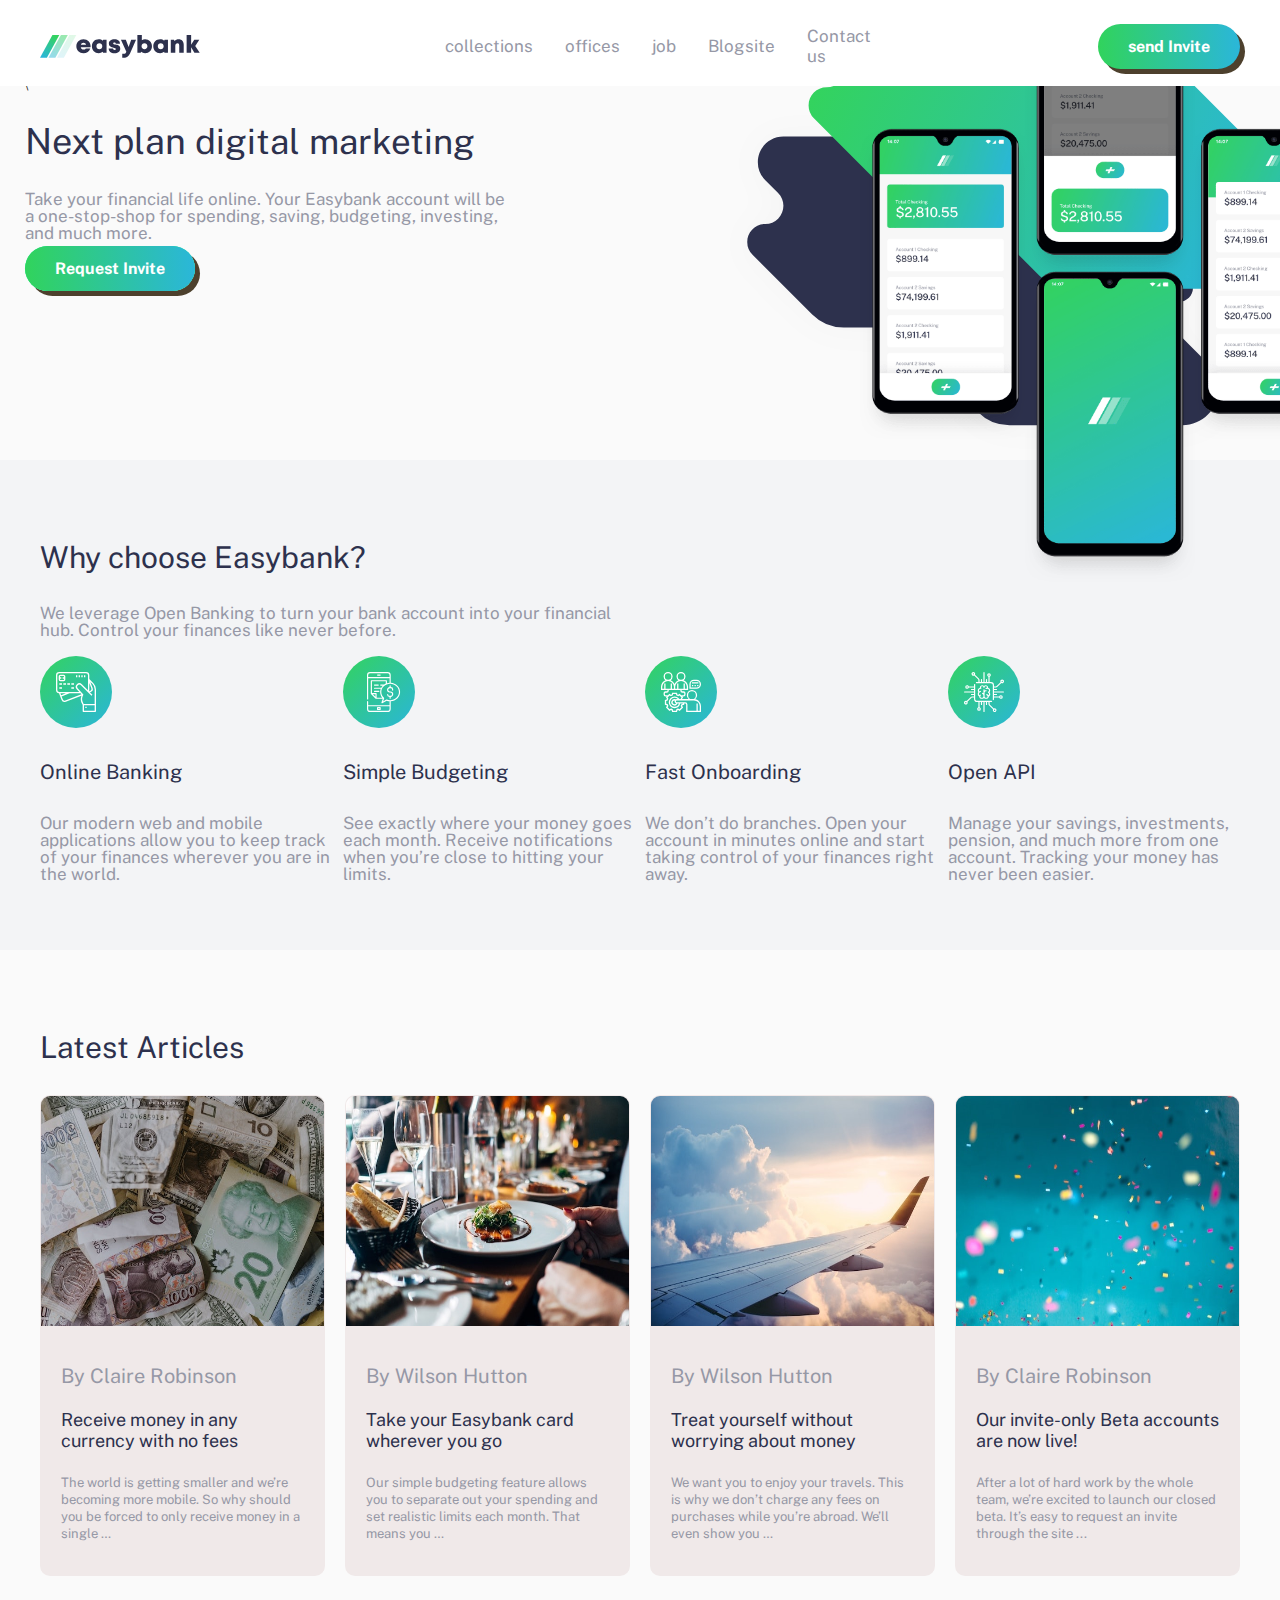
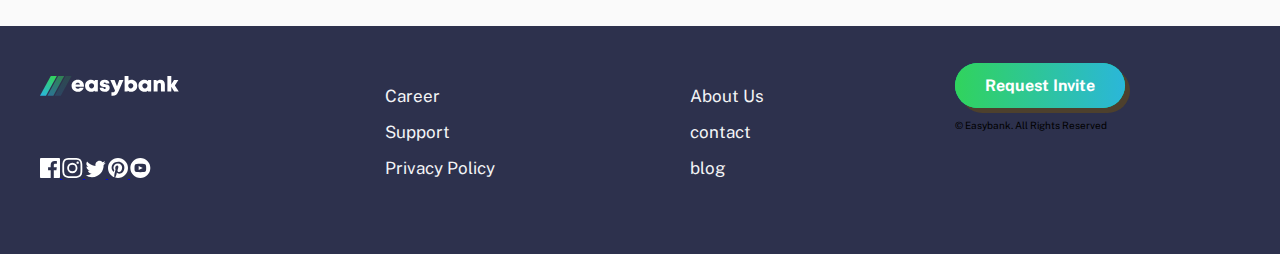
<file: index.html>
<!DOCTYPE html>
<html lang="en">
    <head>
        <meta charset="UTF-8">
        <meta http-equiv="X-UA-Compatible" content="IE=edge">
        <meta name="viewport" content="width=device-width, initial-scale=1.0">
        <title>Document</title>
        <link rel="preconnect" href="https://fonts.googleapis.com">
        <link rel="preconnect" href="https://fonts.gstatic.com" crossorigin>
        <link href="https://fonts.googleapis.com/css2?family=Public+Sans:ital,wght@0,100;0,200;0,300;0,400;0,500;0,600;0,700;0,800;0,900;1,100;1,200;1,300;1,400;1,500;1,600;1,700;1,800;1,900&family=Spartan:wght@100;200;300;400;500;600;700;800;900&display=swap" rel="stylesheet">
        <link rel="stylesheet" href="style.css">
    </head>
    <body>
        <header class="head">
            <div class="container">
                <nav>
                    <!-- my logo -->
                    <img src="./images/logo.svg" alt="" class="logo">
                    <input type="checkbox" class="check1" id="toggle">
                    <label
                        for="toggle"
                        class="hamburger1"
                        id="hamburger"
                        xmlns="http://www.w3.org/2000/svg"
                    >
                        <img src="./images/icon-hamburger.svg" alt="">
                    </label>
                    <ul class="navul" id="navul">
                        <li class="navbarlink">
                            <a href="#">collections</a>
                        </li>
                        <li class="navbarlink">
                            <a href="#">offices</a>
                        </li>
                        <li class="navbarlink">
                            <a href="#">job</a>
                        </li>
                        <li class="navbarlink">
                            <a href="#">Blogsite</a>
                        </li>
                        <li class="navbarlink">
                            <a href="#">Contact us</a>
                        </li>
                    </ul>
                    <a href="#" class="btn">send Invite</a>
                </nav>
            </div>
        </header>
        <section class="welcsection">
            
            <div class=" container welcome moveUP">
                <div class="text">
                    \
                    <h1 class="u mb small">
                        Next plan
                        <span class="span"> digital marketing</span>
                    </h1>
                    <p class="u mb large">
                        Take your financial life online. Your Easybank account will be a one-stop-shop 
                    for spending, saving, budgeting, investing, and much more.
                    </p>
                    <a href="" class="btn">Request Invite</a>
                </div>
               
            </div>
            
            <div class="welcomeimg">
                <img class="mockup-img" src="./images/image-mockups.png" alt="">
            </div>
        
        
        </section>
        <section class="about-section">
            <div class="container about">
                <div class="about-text">
                    <h2 class="u mb-large heading-secondary">
                        Why choose Easybank?
                    </h2>
                    <p class="u-mb-large">
                        We leverage Open Banking to turn your bank account into your financial hub. Control 
                          your finances like never before.
                    </p>
                </div>
            </div>
            <div class="aboutitem">
                <div class="about-item-box">
                    <img src="./images/icon-online.svg" alt="" class="u-mb-small">
                    <h3 class="heading2 u-mb-small">
                        Online Banking
                    </h3>
                    <p>
                        Our modern web and mobile applications allow you to keep track of your finances 
                            wherever you are in the world.
                    </p>
                </div>
                <div class="about-item-box">
                    <img src="./images/icon-budgeting.svg" alt="" class="u-mb-small">
                    <h3 class="heading2 u-mb-small">
                        Simple Budgeting
                    </h3>
                    <p>
                        See exactly where your money goes each month. Receive notifications when you’re 
                            close to hitting your limits.
                    </p>
                </div>
                <div class="about-item-box">
                    <img src="./images/icon-onboarding.svg" alt="" class="u-mb-small">
                    <h3 class="heading2 u-mb-small">
                        Fast Onboarding
                    </h3>
                    <p>
                        We don’t do branches. Open your account in minutes online and start taking control 
                            of your finances right away.
                    </p>
                </div>
                <div class="about-item-box">
                    <img src="./images/icon-api.svg" alt="" class="u-mb-small">
                    <h3 class="heading2 u-mb-small">
                        Open API
                    </h3>
                    <p>
                        Manage your savings, investments, pension, and much more from one account. Tracking 
                                    your money has never been easier.
                    </p>
                </div>
            </div>
        </div>
    </section>
    <section class="article-section">
        <div class="container moveUP">
            <div class="about-text">
                <h2 class="u mb-large heading-secondary">
                    Latest Articles
                </h2>
                <!-- <p class="u-mb-large">
                            Get the latest new updates on financial issues from out blog
                        </p> -->
            </div>
            <div class="articles">
                <div class="article-box">
                    <img src="./images/image-currency.jpg" alt="currency" class="u.mb-small">
                    <div class="article-content">
                        <p class="article-author ">
                            By Claire Robinson
                        </p>
                        <h4 class="article-heading u-mb-small">
                            Receive money in any currency with no fees
                        </h4>
                        <p class="articlestuff">
                            The world is getting smaller and we’re becoming more mobile. So why should you be 
                                        forced to only receive money in a single …
                        </p>
                    </div>
                </div>
                <div class="article-box">
                    <img src="./images/image-restaurant.jpg" alt="cuurency" class="u.mb-small">
                    <div class="article-content">
                        <p class="article-author u-mb-small"> By Wilson Hutton</p>
                        <h4 class="article-heading">Take your Easybank card wherever you go</h4>
                        <p class="articlestuff">
                            Our simple budgeting feature allows you to separate out your spending and set 
                                    realistic limits each month. That means you …
                        </p>
                    </div>
                </div>
                <div class="article-box">
                    <img src="./images/image-plane.jpg" alt="cuurency" class="u.mb-small">
                    <div class="article-content">
                        <p class="article-author u-mb-small"> By Wilson Hutton</p>
                        <h4 class="article-heading">Treat yourself without worrying about money</h4>
                        <p class="articlestuff">
                            We want you to enjoy your travels. This is why we don’t charge any fees on purchases 
                                    while you’re abroad. We’ll even show you …
                        </p>
                    </div>
                </div>
                <div class="article-box">
                    <img src="./images/image-confetti.jpg" alt="cuurency" class="u.mb-small">
                    <div class="article-content">
                        <p class="article-author u-mb-small"> By Claire Robinson</p>
                        <h4 class="article-heading"> Our invite-only Beta accounts are now live!</h4>
                        <p class="articlestuff">
                            After a lot of hard work by the whole team, we’re excited to launch our closed beta. 
                                    It’s easy to request an invite through the site ...
                        </p>
                    </div>
                </div>
            </div>
        </div>
    </section>
    <footer>
        <div class="container">
            <div class="footer">
                <div class="footericons">
                    <div class="footerlogo u-mb-large">
                        <img src="./images/logo_copy.svg" alt="">
                        <br>
                        <br>
                        <br>
                        <br>
                        <br>
                        <br>
                    </div>
                    <a href="#">
                        <img src="./images/icon-facebook.svg" alt="">
                    </a>
                    <a href="#">
                        <img src="./images/icon-instagram.svg" alt="">
                    </a>
                    <a href="#">
                        <img src="./images/icon-twitter.svg" alt="">
                    </a>
                    <a href="#">
                        <img src="./images/icon-pinterest.svg" alt="">
                    </a>
                    <a href="#">
                        <img src="./images/icon-youtube.svg" alt="">
                    </a>
                </div>
                <div class="footer-links">
                    <ul>
                        <li>
                            <a href="">Career</a>
                        </li>
                        <li>
                            <a href="">Support</a>
                        </li>
                        <li>
                            <a href="">Privacy Policy</a>
                        </li>
                    </ul>
                </div>
                <div class="footer-links">
                    <ul>
                        <li>
                            <a href="">About Us</a>
                        </li>
                        <li>
                            <a href="">contact</a>
                        </li>
                        <li>
                            <a href="">blog</a>
                        </li>
                    </ul>
                </div>
                <div class="footercredits">
                    <div class="u-mb-large">
                        <a href="#" class="btn">Request Invite</a>
                    </div>
                    <br>
                    <br>
                    <div class="footertext"> © Easybank. All Rights Reserved</div>
                </div>
            </div>
        </div>
    </footer>
</body>
</html>
</file>
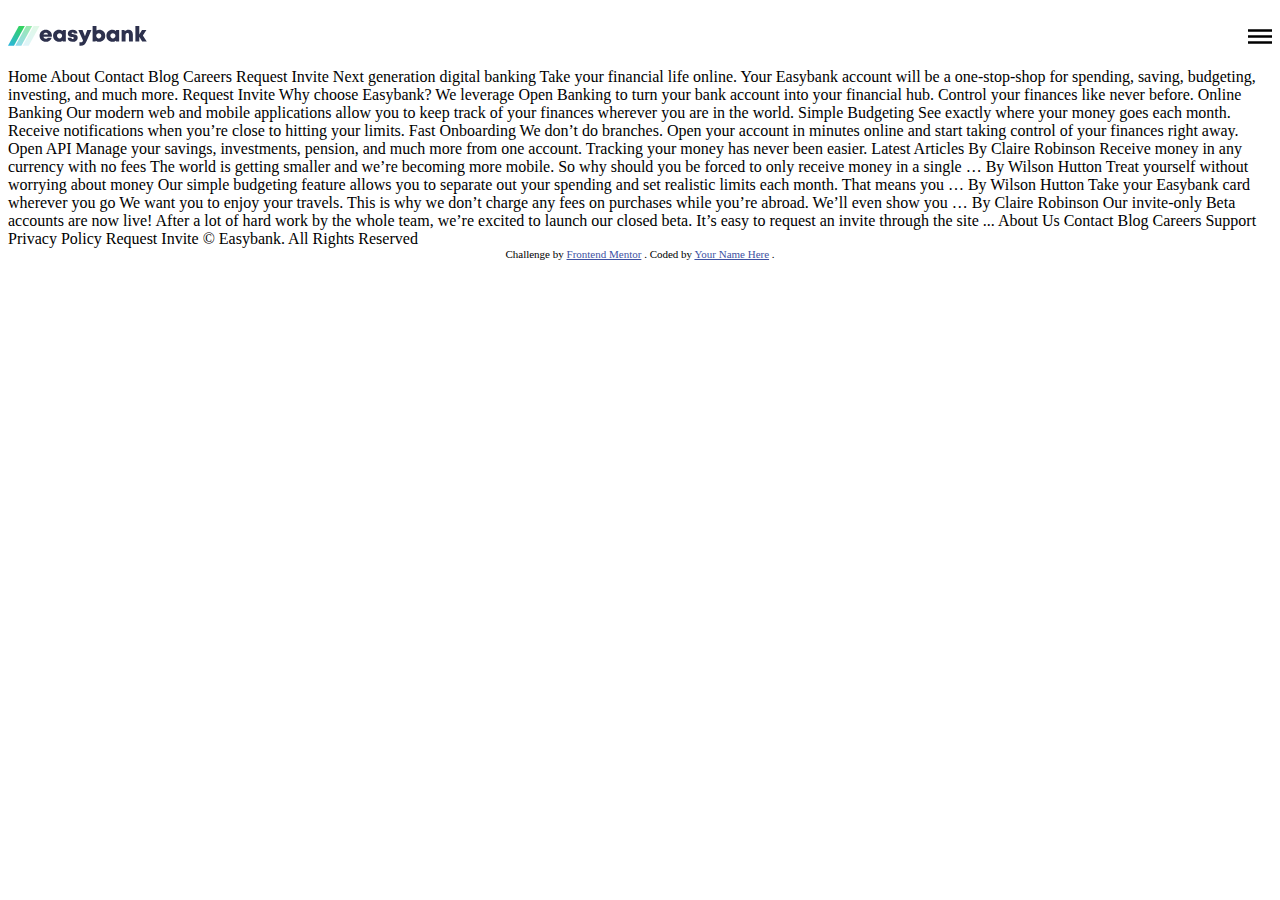
<file: index2.html>
<!DOCTYPE html>
<html lang="en">
    <head>
        <meta charset="UTF-8">
        <meta name="viewport" content="width=device-width, initial-scale=1.0">
        <!-- displays site properly based on user's device -->
        <link
            rel="icon"
            type="image/png"
            sizes="32x32"
            href="./images/favicon-32x32.png"
        >
        <title>Frontend Mentor | Easybank landing page</title>
        <!-- Feel free to remove these styles or customise in your own stylesheet 👍 -->
        <style>
    .attribution { font-size: 11px; text-align: center; }
    .attribution a { color: hsl(228, 45%, 44%); }
          
           
    
          .none {
            display: none;
          }
          .navul {
            display: none;
          }
          nav {
            display: flex;
            justify-content: space-between;
            align-items: center;
            padding-top: 1em;
            padding-bottom: 1em;
          }
        </style>
    </head>
    <body>
        <header>
            <nav class="container">
                <div>
                    <img src="./images/logo.svg" alt="" class="logo">
                </div>
                <div>
                    <svg
                        width="24"
                        height="24"
                        xmlns="http://www.w3.org/2000/svg"
                        fill-rule="evenodd"
                        clip-rule="evenodd"
                    >
                        <path
                            d="M24 18v1h-24v-1h24zm0-6v1h-24v-1h24zm0-6v1h-24v-1h24z"
                            fill="#1040e2"
                            stroke="black"
                            stroke-width="1.5"
                        ></path>
                        <path d="M24 19h-24v-1h24v1zm0-6h-24v-1h24v1zm0-6h-24v-1h24v1z"></path>
                    </svg>
                    <svg
                        class="none"
                        width="24"
                        height="24"
                        xmlns="http://www.w3.org/2000/svg"
                        fill-rule="evenodd"
                        clip-rule="evenodd"
                    >
                        <path d="M12 11.293l10.293-10.293.707.707-10.293 10.293 10.293 10.293-.707.707-10.293-10.293-10.293 10.293-.707-.707 10.293-10.293-10.293-10.293.707-.707 10.293 10.293z" stroke="black" stroke-width="1.5"></path>
                    </svg>
                </div>
                <ul class="navul" id="navul">
                    <li class="navbarlink">
                        <a href="#">Home</a>
                    </li>
                    <li class="navbarlink">
                        <a href="#">About</a>
                    </li>
                    <li class="navbarlink">
                        <a href="#">Careers</a>
                    </li>
                    <li class="navbarlink">
                        <a href="#">Blog</a>
                    </li>
                    <li class="navbarlink">
                        <a href="#">Contact</a>
                    </li>
                </ul>
                <div class="none">
                    <a href="#" class="btn">Request Invite</a>
                </div>
            </nav>
        </header>
        Home
  About
  Contact
  Blog
  Careers

  Request Invite



  Next generation digital banking

  Take your financial life online. Your Easybank account will be a one-stop-shop 
  for spending, saving, budgeting, investing, and much more.

  Request Invite



  Why choose Easybank?

  We leverage Open Banking to turn your bank account into your financial hub. Control 
  your finances like never before.

  Online Banking
  Our modern web and mobile applications allow you to keep track of your finances 
  wherever you are in the world.

  Simple Budgeting
  See exactly where your money goes each month. Receive notifications when you’re 
  close to hitting your limits.

  Fast Onboarding
  We don’t do branches. Open your account in minutes online and start taking control 
  of your finances right away.

  Open API
  Manage your savings, investments, pension, and much more from one account. Tracking 
  your money has never been easier.

  

  Latest Articles

  By Claire Robinson
  Receive money in any currency with no fees
  The world is getting smaller and we’re becoming more mobile. So why should you be 
  forced to only receive money in a single …

  By Wilson Hutton
  Treat yourself without worrying about money
  Our simple budgeting feature allows you to separate out your spending and set 
  realistic limits each month. That means you …

  By Wilson Hutton
  Take your Easybank card wherever you go
  We want you to enjoy your travels. This is why we don’t charge any fees on purchases 
  while you’re abroad. We’ll even show you …

  By Claire Robinson
  Our invite-only Beta accounts are now live!
  After a lot of hard work by the whole team, we’re excited to launch our closed beta. 
  It’s easy to request an invite through the site ...

  

  About Us
  Contact
  Blog
  Careers
  Support
  Privacy Policy

  Request Invite

  © Easybank. All Rights Reserved
        <div class="attribution">
            Challenge by
            <a href="https://www.frontendmentor.io?ref=challenge" target="_blank">Frontend Mentor</a>
            . 
    Coded by
            <a href="#">Your Name Here</a>
            .
        </div>
    </body>
</html>
</file>
<file: style.css>
*{
    font-family: 'Public Sans', sans-serif;
    font-size: 10px;
}
body{
    width: 100%;
    margin: 0;

}
img {
    max-width: 40rem;
    

}
p{
    font-size: 1.7rem;
    color:  hsl(233, 8%, 62%) ;
    line-height: 1.7rem;
}
section{
    padding: 5rem 0;
}
.container{
/* width: 100%; */
max-width: 120rem;
margin: 0 auto;
padding: 0 2.5rem;
}

.u.margin-bottom.small{
    margin-bottom: 1.6rem;
}
.u.margin-bottom.medium{
    margin-bottom: 3.0rem;
}
.u.margin-bottom.large{
    margin-bottom: 5.0rem;
}
:root{
   --dark-blue: hsl(233, 26%, 24%)
- lime-green: hsl(136, 65%, 51%)
- bright-cyan: hsl(192, 70%, 51%)
- grayish-blue: hsl(233, 8%, 62%)
- light-grayish-blue: hsl(220, 16%, 96%)
- very-light-gray: hsl(0, 0%, 98%)
- white: hsl(0, 0%, 100%)
}


/* HEADER STYLINGS */
/* HEADER STYLINGS */
/* HEADER STYLINGS */
   
 header  {
width: 100%;
height: 45px;
padding: 25px 0;
background-color:white;
position: fixed;
z-index: 999;

    
   }
   .logo{
       height: 23px;margin-top: auto;
       margin-bottom: auto;
   }
  .check1{
      display: none;
      /* display: none; */
  }
  .hamburger1{
      display: none;
      /* visibility: hidden; */
  }
  nav{
      display: flex;
      justify-content: space-between;
      align-items: center;
      flex-wrap: wrap;
  }
  
  .navul{
      display: flex;
      justify-content: center;
      align-items: center;
      /* flex-basis: 34%; */
      /* margin-top: -1rem; */
      
  }
  .navul li{
      list-style: none;
      margin: 0 1.6rem;
  }
  li a{
      font-size: 17px;
      text-decoration: none;
      color: hsl(233, 8%, 62%);
      /* padding: 2rem; */
      position: relative;
  }
  li a:hover{
      color: hsl(128, 67%, 40%);
      text-decoration: underline;
      text-underline-offset: 20px;
      /* border: 2px solid lime; */

  }
  nav ul li a::before{
    content: "";
      position: absolute;
      left: 0;
      width: 100%;
      height: 0;
      background: linear-gradient(to right,  hsl(136, 65%, 51%) , hsl(192, 70%, 51%));
    opacity: 0;
    
transform: scaleX(0);
transform-origin: left;
transition: 2s;
} 
nav ul li a::before{
    opacity: 1;
    transform: scaleX(1);
} 
   .btn{
      font-size: 16px;
       color: white;
       font-weight: 700;
       text-decoration: none;
       background-color: rgb(1, 245, 143);
       padding: 1.3rem 3rem;
       border-radius: 50px;
       background-image: linear-gradient(to right, hsl(136, 65%, 51%) , hsl(192, 70%, 51%));
       background-repeat: no-repeat;
       box-shadow: 5px 5px hsl(36, 26%, 24%);
   }   
   .btn:hover{
       opacity: 0.5;
        transform: scaleX(1.3); 
       transform: scaleY(1.3); 
     

   }
   .welcsection{
       width: 100%;
       background-color: hsl(0, 0%, 98%);
;
   }
.welcsection{
       display: flex;
       flex-direction: column-reverse;
    
   }
   .welcomeimg{
       display: inline-block;
       text-align: center;
       height: 40rem;
   }
   .welcomeimg::before{
       content: "";
       position: absolute;
       top: -14rem;
       right: 0;
       width: 48rem;
height: 53rem;
/* background-image: url(./images/bg-intro-desktop.svg); */
background-repeat: no-repeat;
background-size: cover;

   }
   .welcomeimg img{
       width: 100%;
     /*  height: 40rem; */
       transform: translateY(-7rem);
        /* padding-right: 16%; */
        /* background-image: url(./images/bg-intro-desktop.svg);  */
        background-repeat: no-repeat; 
       background-size: 100% 100%; 
       margin-left: auto;
       margin-right: auto;
        
   }
   
   
   .text{
       text-align: center;
   }
   .text h1{
       font-size: 36px;
       font-weight: normal;
       color: hsl(233, 26%, 24%);
       line-height: 50px;
   }
   .text h1 span{
       display: inline-block;
   }

   /* sectioning */
   /* sectioning */
   /* sectioning */
   /* sectioning */
   /* sectioning */
   /* sectioning */
   .about-section{
       background-color:  hsl(220, 16%, 96%);
 
   }
   .articlebox > img {
    width: 100%;
    max-height: 170px;
    object-fit: cover ;
   }
   .span{
       font-size: 35px;
   }
   .about-text{
       width: 100%;
       text-align: center;

   }
   .heading-secondary{
       font-size: 3rem;
       font-weight: normal;
       color:  hsl(233, 26%, 24%);
       line-height: 45px;
   }
   .aboutitem{
       display: grid;
       grid-template-columns: repeat(auto-fit,
        minmax( 25rem, 1fr));
        row-gap: 4rem;
        column-gap: 1rem;
        margin: 0 auto;
    max-width: 120rem;
   }

   .about-item-box{
       display: inline-block;
       text-align: center;
   }
   
   .heading2{
       font-size: 2rem;
       font-weight: normal;
       color:  hsl(233, 26%, 24%);
       line-height: 45px;

   }
   /* .about-text{
       display: inline-block;
       text-align: center;
   } */
   /* .about-item-box{
       text-align: left;
   } */
   .article-section{
       background-color: hsl(0, 0%, 98%);
   }
   .articles{
    display: grid;
    grid-template-columns: repeat(auto-fit,
     minmax( 25rem, 1fr));
     row-gap: 4rem;
     column-gap: 2rem;
     justify-content: space-evenly;
    
   }
   .article-box{
       background-color: rgb(240, 233, 233);
       border: 1px solid transparent;
       border-radius:10px ;
       overflow: hidden;
   }
   .article-box img{
       width: 100%;
       height: 23rem;
   }
.article-content{
    padding: 2rem;

}
.article-author{
    font-size: 20px;

}
.article-heading{
    font-size: 18px;
    font-weight: normal;
    color: hsl(233, 26%, 24%);
}
.articlestuff{
    font-size: 13px;

}
footer{
    padding: 50px 0;
    background-color: hsl(233, 26%, 24%);
}


.footer{
    display: grid;
    grid-template-columns: repeat(auto-fit, minmax(25rem, 1fr));
    row-gap: 4rem;
    column-gap: 2rem;

}
.footer-icons a{
    padding-right:10px ;
}
.footer-links ul li {
    padding-bottom: 16px;
    list-style: none;
}
.footer-links ul li a{
    color: hsl(220, 16%, 96%);}

.footer-links ul li a:hover{
    color: hsl(136, 65%, 51%);
}
.toggle{
    display: none;
}












   /************ media querry */
   /************ media querry */
   /* media querry */
   /* media querry */
   /* media querry */
   @media screen and (max-width:833px) {
      nav .btn{
           display: none;

       }
      .hamburger1{
          display: inline-block;
          position: absolute;
          top: 2rem;
          right: 2rem;
          cursor: pointer;
      } 
      .hamburger1 img{
          width: 3rem;

      }
      /* .hamburger1:hover{
          color: rgb(38, 0, 255);
      } */
      .navul{
          flex-direction: column;
          width: 100%;
          margin-left: auto;
          margin-right: auto;
          padding: 1rem 0;
          margin-top: 40px;
          background-color: white;
          border: 1px solid  skyblue;
          border-radius: 30px;
          transform: translateY(-200%);
          transition: all 0.5s;
          z-index: 999;
        align-items: center ;

      }
      .navul li{
                padding: 1rem 0;
            font: 16px;   
           
        
        }
      li a{
          color: hsl(233, 26%, 24%);
          font-weight: 450;
      }
      li a:hover{
          color:  hsl(136, 65%, 51%);
      }

      nav ul li a::before
      {opacity: 0;

      }
      #toggle:checked ~ .navul{
        transform: translateY(1%);
      }
     #toggle:checked ~ .hamburger1{
          border: 4px solid red;
          border-radius: 10px;
          padding: .4rem; 
          
      }
      /* .about-item-box{
        text-align: left;
    } */
   }

   /* media querry 3333 */
   /* media querry 3333 */
   /* media querry 3333 */

 @media screen and (min-width:500px) and(max-width:780px) {
    .welcomeimg{
        display: inline-block;
        text-align: center;
        height: 40rem;

        

    }
    .welcomeimg::before{
        top: -36rem;
        right: 0;
        width: 66rem;
        height: 84rem;
        background-image: url(./images/bg-intro-desktop.svg);
    }
    .welcomeimg img{
        width: 70%;
        height: 44rem;
        transform: translateY(-16rem);
        background-image: url(./images/bg-intro-desktop.svg);
    }
    .footer{
        align-items: center;
        justify-content: center;
    }
} 


/* mediiaaaaaaa */
/* mediiaaaaaaa */
/* mediiaaaaaaa */
/* mediiaaaaaaa */

@media screen and (min-width:930px) {

    .welcsection{
        padding: 3rem 0 3rem 0;
        background-image: url(./images/bg-intro-desktop.svg);
        background-repeat: no-repeat;
        background-size: contain
        ;
        background-position:right;

       

    }
    .welcsection{
        flex-direction: row;
       position:relative;
        
    }
    .head{
        margin-top: -9px;
    }
    /* .welcomeimg::before{
    
    } */
    .text{
        text-align: left;
        padding:5rem 0;
        width:85%;
        

    }
    
    .welcomeimg{
        width: 100%;
        position: relative;
     
        
        


    }
    .welcomeimg img{
        /* position: absolute;
        width:55rem;
        height: 63rem; */
        top: -3rem;
        right: 0;
        z-index: 1; 
        /* object-position: 90px;
     */
     transform: translateY(-3rem);
    /* padding-right: 16%; */
    /* background-image: url(./images/bg-intro-desktop.svg); */
    background-repeat: no-repeat;
    background-size: 100% 100%;
    margin-left: auto;
    margin-right: auto;
       max-width: 50rem;
       position: absolute;
       object-position: 80px;
      
        
         
       
        

        
    }
    .navul{
        flex-basis: 40%;
    }
 
    .about-item-box{
        text-align: left;
    }
    .about-text{
        width: 50%;
        text-align: left;
    }
    .about-item-box{
        text-align: left;
    }
}
  @keyframes moveUP{
      0%{
          transform: translateY(100%);
      }
      50%{
          transform: translateY(50%);
      }
      100%{
          transform: translateY(0%);
      }
      
  }
  .moveUP{
      animation: moveUP 1s ;
  }
</file>
